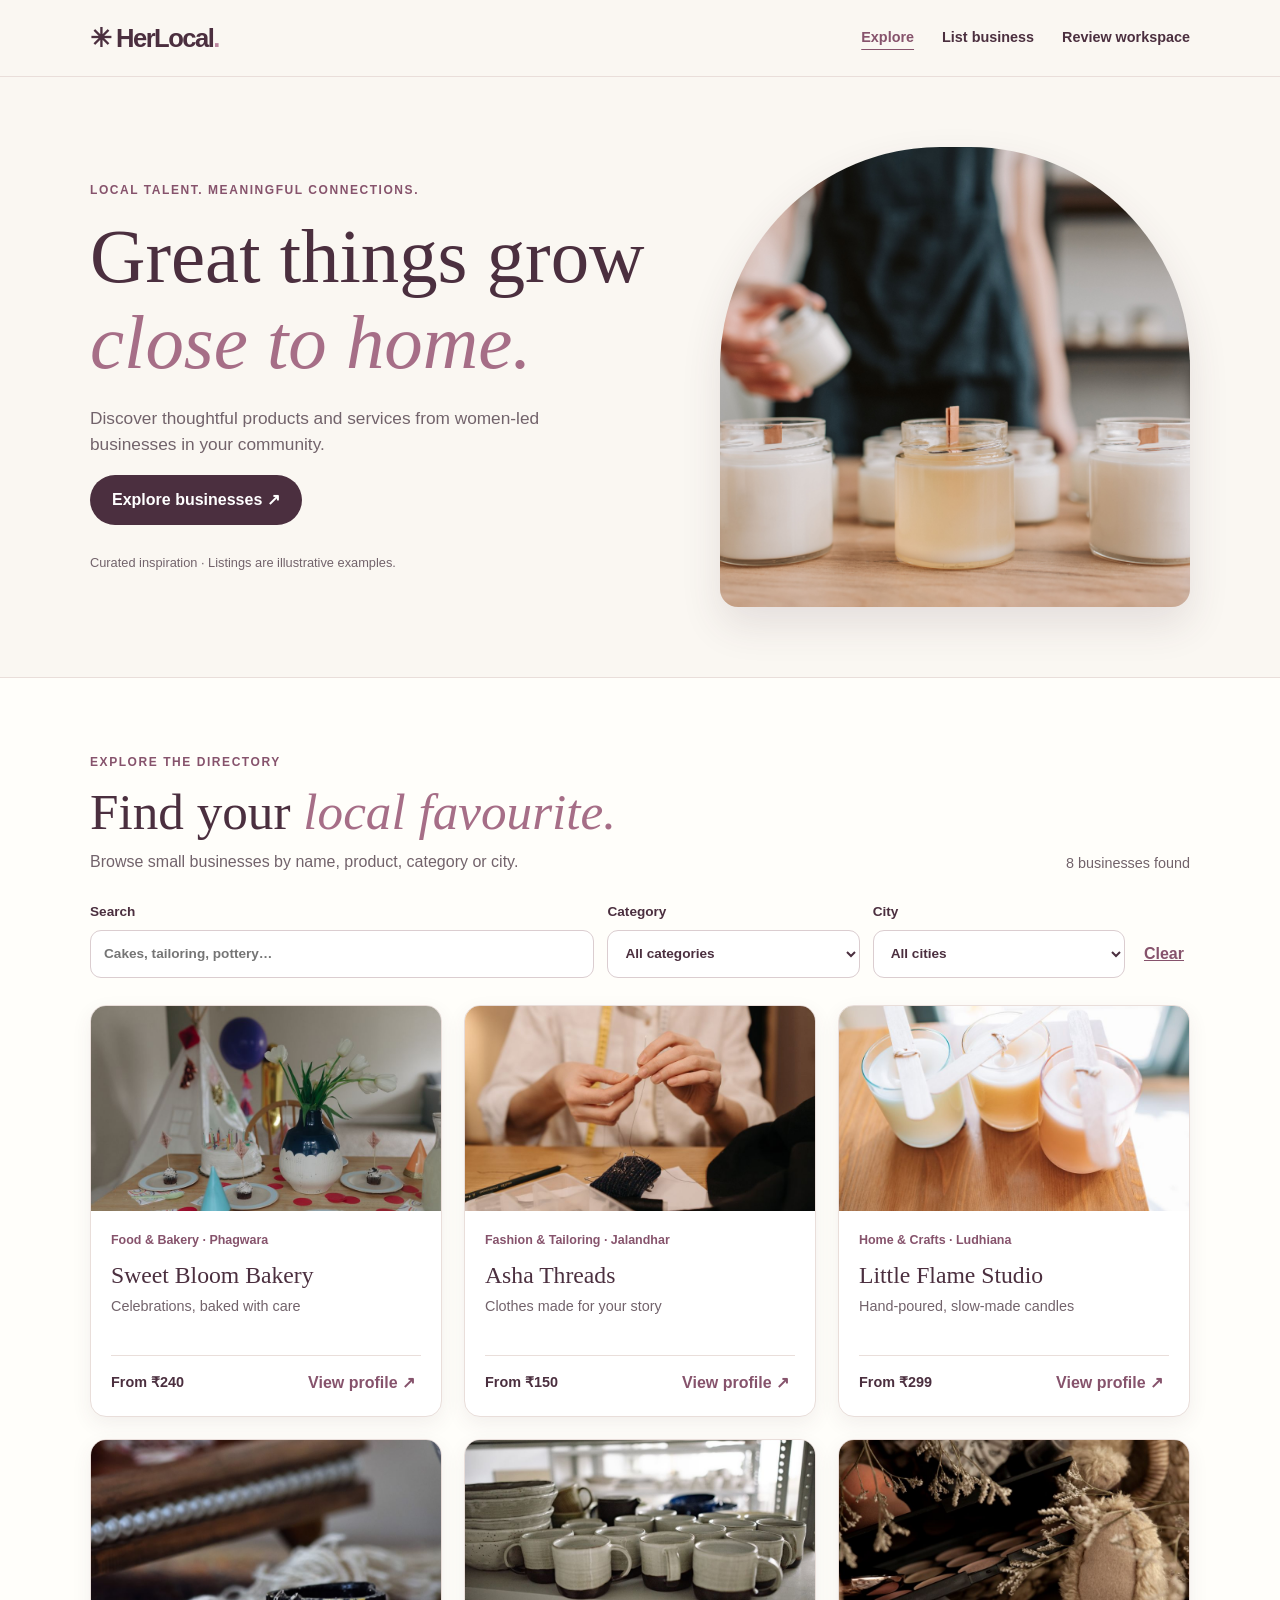
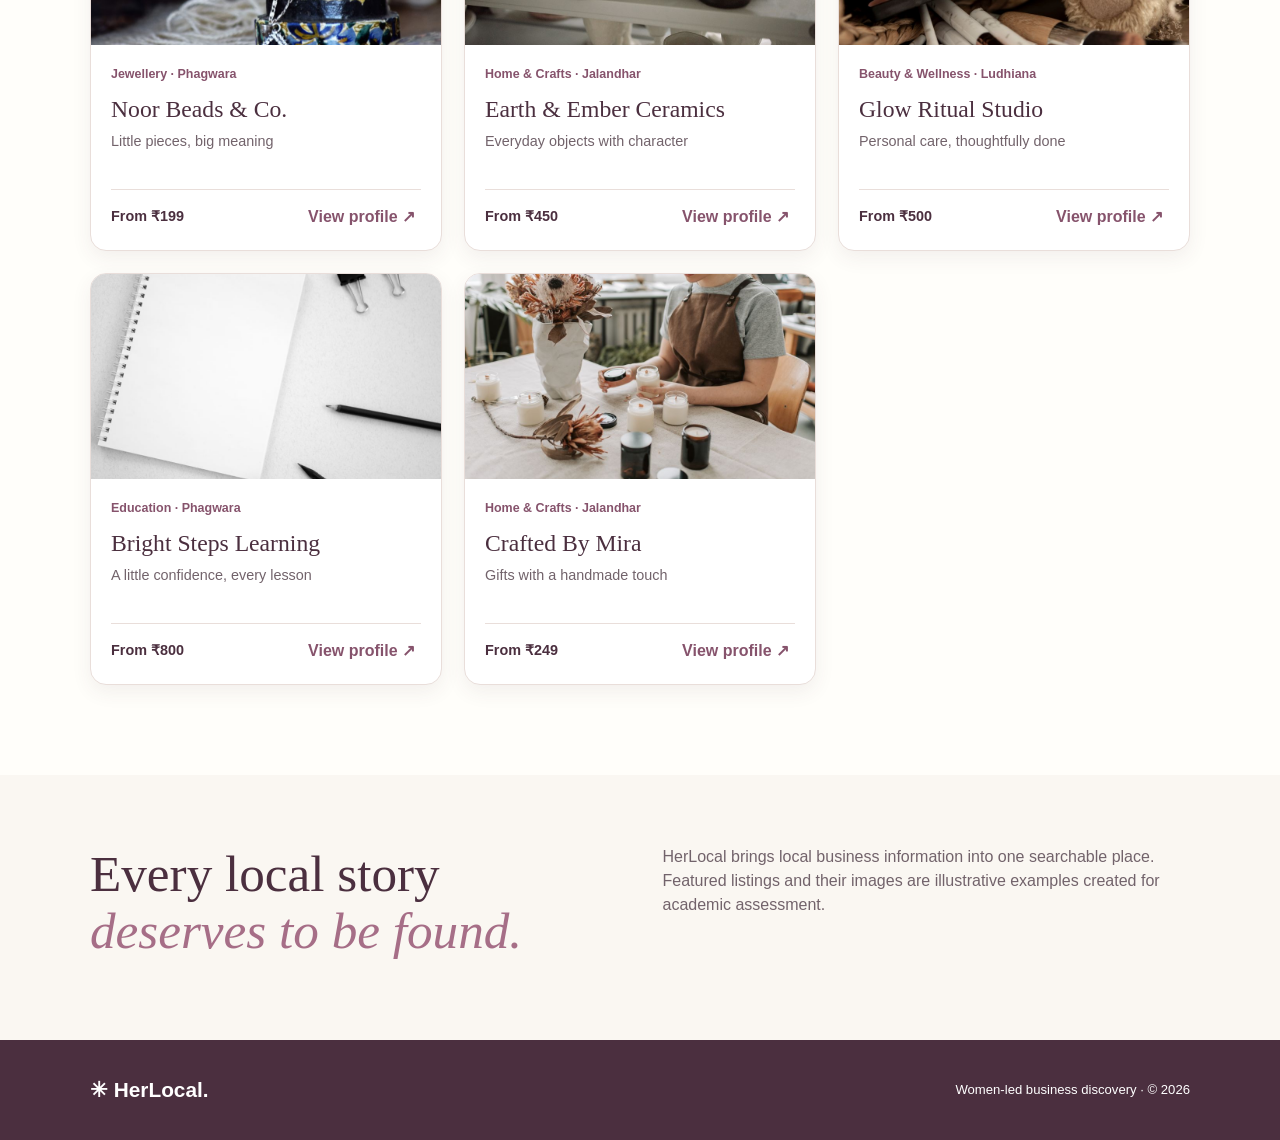
<file: index.html>
<!doctype html>
<html lang="en">
  <head>
    <meta charset="UTF-8" />
    <meta name="viewport" content="width=device-width, initial-scale=1" />
    <meta
      name="description"
      content="Discover local women-led businesses with HerLocal."
    />
    <title>HerLocal | Discover local businesses</title>
    <link rel="stylesheet" href="css/style.css" />
    <!-- Data loads before the app because the app reads the businesses array. -->
    <script src="js/data.js" defer></script>
    <script src="js/app.js" defer></script>
  </head>
  <body data-page="visitor">
    <a class="skip-link" href="#directory">Skip to businesses</a>

    <header class="site-header">
      <nav class="container nav" aria-label="Main navigation">
        <a class="brand" href="#top">✳ HerLocal<span>.</span></a>
        <div class="nav-links">
          <a class="is-current" aria-current="page" href="index.html#directory"
            >Explore</a
          >
          <a href="owner.html">List business</a>
          <a href="admin.html">Review workspace</a>
        </div>
      </nav>
    </header>

    <main id="top">
      <section class="container hero" aria-labelledby="hero-title">
        <div>
          <p class="eyebrow">Local talent. Meaningful connections.</p>
          <h1 id="hero-title">Great things grow <em>close to home.</em></h1>
          <p class="intro">
            Discover thoughtful products and services from women-led businesses
            in your community.
          </p>
          <a class="button" href="#directory">Explore businesses ↗</a>
          <p class="disclaimer">
            Curated inspiration · Listings are illustrative examples.
          </p>
        </div>
        <div
          class="hero-image"
          role="img"
          aria-label="Illustrative photograph of handmade candles"
        ></div>
      </section>

      <section
        class="directory-section"
        id="directory"
        aria-labelledby="directory-title"
      >
        <div class="container">
          <p class="eyebrow">Explore the directory</p>
          <div class="section-heading">
            <div>
              <h2 id="directory-title">Find your <em>local favourite.</em></h2>
              <p>Browse small businesses by name, product, category or city.</p>
            </div>
            <p id="results-count" role="status" aria-live="polite"></p>
          </div>

          <form class="filters" id="filters" role="search">
            <label
              >Search
              <input
                type="search"
                id="search"
                placeholder="Cakes, tailoring, pottery…"
              />
            </label>
            <label
              >Category
              <select id="category">
                <option value="all">All categories</option>
              </select>
            </label>
            <label
              >City
              <select id="city">
                <option value="all">All cities</option>
              </select>
            </label>
            <button class="clear-button" id="clear" type="button">Clear</button>
          </form>

          <div class="business-grid" id="business-grid"></div>
          <div class="empty-state" id="empty-state" hidden>
            <h3>No businesses found</h3>
            <p>Try another search or reset the filters.</p>
            <button class="button" id="empty-reset" type="button">
              Show all businesses
            </button>
          </div>
        </div>
      </section>

      <section class="container about" id="about">
        <h2>Every local story <em>deserves to be found.</em></h2>
        <p>
          HerLocal brings local business information into one searchable place.
          Featured listings and their images are illustrative examples created
          for academic assessment.
        </p>
      </section>
    </main>

    <footer>
      <div class="container footer-content">
        <strong>✳ HerLocal.</strong
        ><span>Women-led business discovery · © 2026</span>
      </div>
    </footer>

    <!-- A native dialog supports keyboard focus and Escape-to-close behavior. -->
    <dialog id="profile-dialog" aria-labelledby="profile-title">
      <button
        class="dialog-close"
        id="close-dialog"
        type="button"
        aria-label="Close profile"
      >
        ×
      </button>
      <div id="profile-content"></div>
      <div class="profile-extras">
        <section aria-labelledby="inquiry-heading">
          <h3 id="inquiry-heading">Contact inquiry</h3>
          <p class="small-note">
            Your inquiry is saved in this browser only. It is
            <strong>not delivered</strong> to a business.
          </p>
          <form id="inquiry-form" class="form-grid">
            <label
              >Display name
              <input
                name="name"
                maxlength="60"
                required
                placeholder="Your name"
            /></label>
            <label
              >Email (optional)
              <input
                name="email"
                type="email"
                maxlength="120"
                placeholder="you@example.com"
            /></label>
            <label class="full-width"
              >Message
              <textarea
                name="message"
                rows="3"
                maxlength="600"
                required
                placeholder="I'd like to know more about..."
              ></textarea>
            </label>
            <div class="full-width form-actions">
              <button class="button" type="submit">Save inquiry</button
              ><span
                id="inquiry-status"
                class="status-note"
                role="status"
              ></span>
            </div>
          </form>
        </section>
        <section aria-labelledby="reviews-heading">
          <h3 id="reviews-heading">
            Customer feedback
            <span class="sample-label">Illustrative reviews</span>
          </h3>
          <p class="small-note">
            The initial reviews are illustrative examples, not verified customer
            experiences.
          </p>
          <div id="reviews-list"></div>
          <form id="review-form" class="form-grid review-form">
            <label
              >Display name
              <input
                name="name"
                maxlength="60"
                required
                placeholder="Your name"
            /></label>
            <label
              >Rating
              <select name="rating" required>
                <option value="">Choose a rating</option>
                <option value="5">5 — Excellent</option>
                <option value="4">4 — Good</option>
                <option value="3">3 — Average</option>
                <option value="2">2 — Below average</option>
                <option value="1">1 — Poor</option>
              </select></label
            >
            <label class="full-width"
              >Review
              <textarea
                name="message"
                rows="3"
                maxlength="400"
                required
                placeholder="Write your feedback"
              ></textarea>
            </label>
            <div class="full-width form-actions">
              <button class="button" type="submit">Submit review</button
              ><span
                id="review-status"
                class="status-note"
                role="status"
              ></span>
            </div>
          </form>
        </section>
      </div>
    </dialog>
  </body>
</html>
</file>
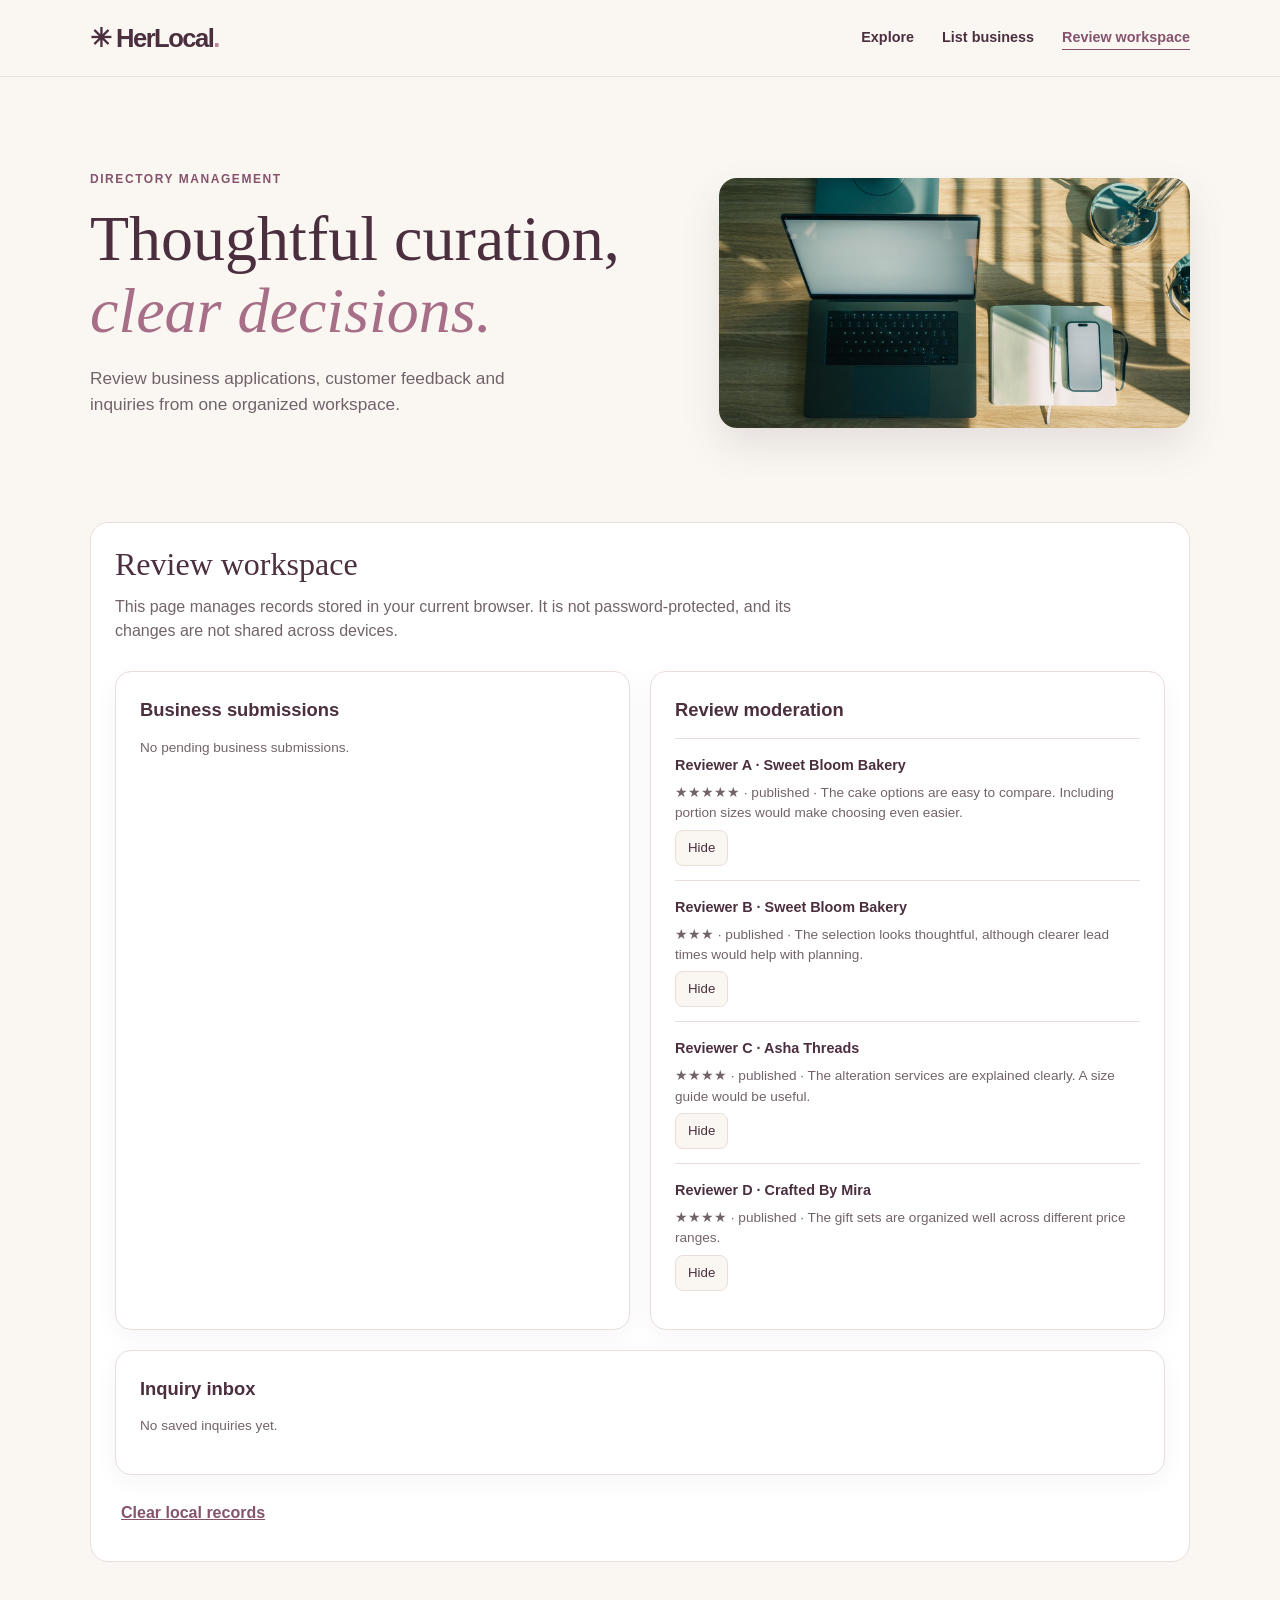
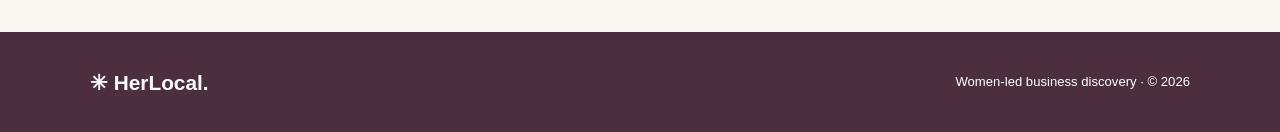
<file: admin.html>
<!doctype html>
<html lang="en">
  <head>
    <meta charset="UTF-8" />
    <meta name="viewport" content="width=device-width, initial-scale=1" />
    <meta
      name="description"
      content="Review business applications and feedback on HerLocal."
    />
    <title>Review workspace | HerLocal</title>
    <link rel="stylesheet" href="css/style.css" />
    <script src="js/data.js" defer></script>
    <script src="js/app.js" defer></script>
  </head>
  <body data-page="admin">
    <header class="site-header">
      <nav class="container nav" aria-label="Main navigation">
        <a class="brand" href="index.html">✳ HerLocal<span>.</span></a>
        <div class="nav-links">
          <a href="index.html#directory">Explore</a>
          <a href="owner.html">List business</a>
          <a class="is-current" aria-current="page" href="admin.html"
            >Review workspace</a
          >
        </div>
      </nav>
    </header>
    <main>
      <section
        class="container page-intro admin-intro"
        aria-labelledby="admin-page-title"
      >
        <div class="page-intro-copy">
          <p class="eyebrow">Directory management</p>
          <h1 id="admin-page-title">
            Thoughtful curation, <em>clear decisions.</em>
          </h1>
          <p class="intro">
            Review business applications, customer feedback and inquiries from
            one organized workspace.
          </p>
        </div>
        <div
          class="page-intro-photo admin-photo"
          role="img"
          aria-label="Illustrative photograph of an organized desk and laptop"
        ></div>
      </section>

      <section
        class="moderation-section"
        id="moderation"
        aria-labelledby="moderation-title"
      >
        <div class="container">
          <div class="workspace-details" aria-labelledby="moderation-title">
            <div class="workspace-content">
              <h2 id="moderation-title" class="workspace-heading">
                Review workspace
              </h2>
              <p class="section-intro">
                This page manages records stored in your current browser. It is
                not password-protected, and its changes are not shared across
                devices.
              </p>
              <div class="admin-columns">
                <div class="panel">
                  <h3>Business submissions</h3>
                  <div id="admin-businesses"></div>
                </div>
                <div class="panel">
                  <h3>Review moderation</h3>
                  <div id="admin-reviews"></div>
                </div>
              </div>
              <div class="panel inbox-panel">
                <h3>Inquiry inbox</h3>
                <div id="admin-inquiries"></div>
              </div>
              <button type="button" id="reset-data" class="clear-button">
                Clear local records
              </button>
            </div>
          </div>
        </div>
      </section>
    </main>
    <footer>
      <div class="container footer-content">
        <strong>✳ HerLocal.</strong
        ><span>Women-led business discovery · © 2026</span>
      </div>
    </footer>
  </body>
</html>
</file>
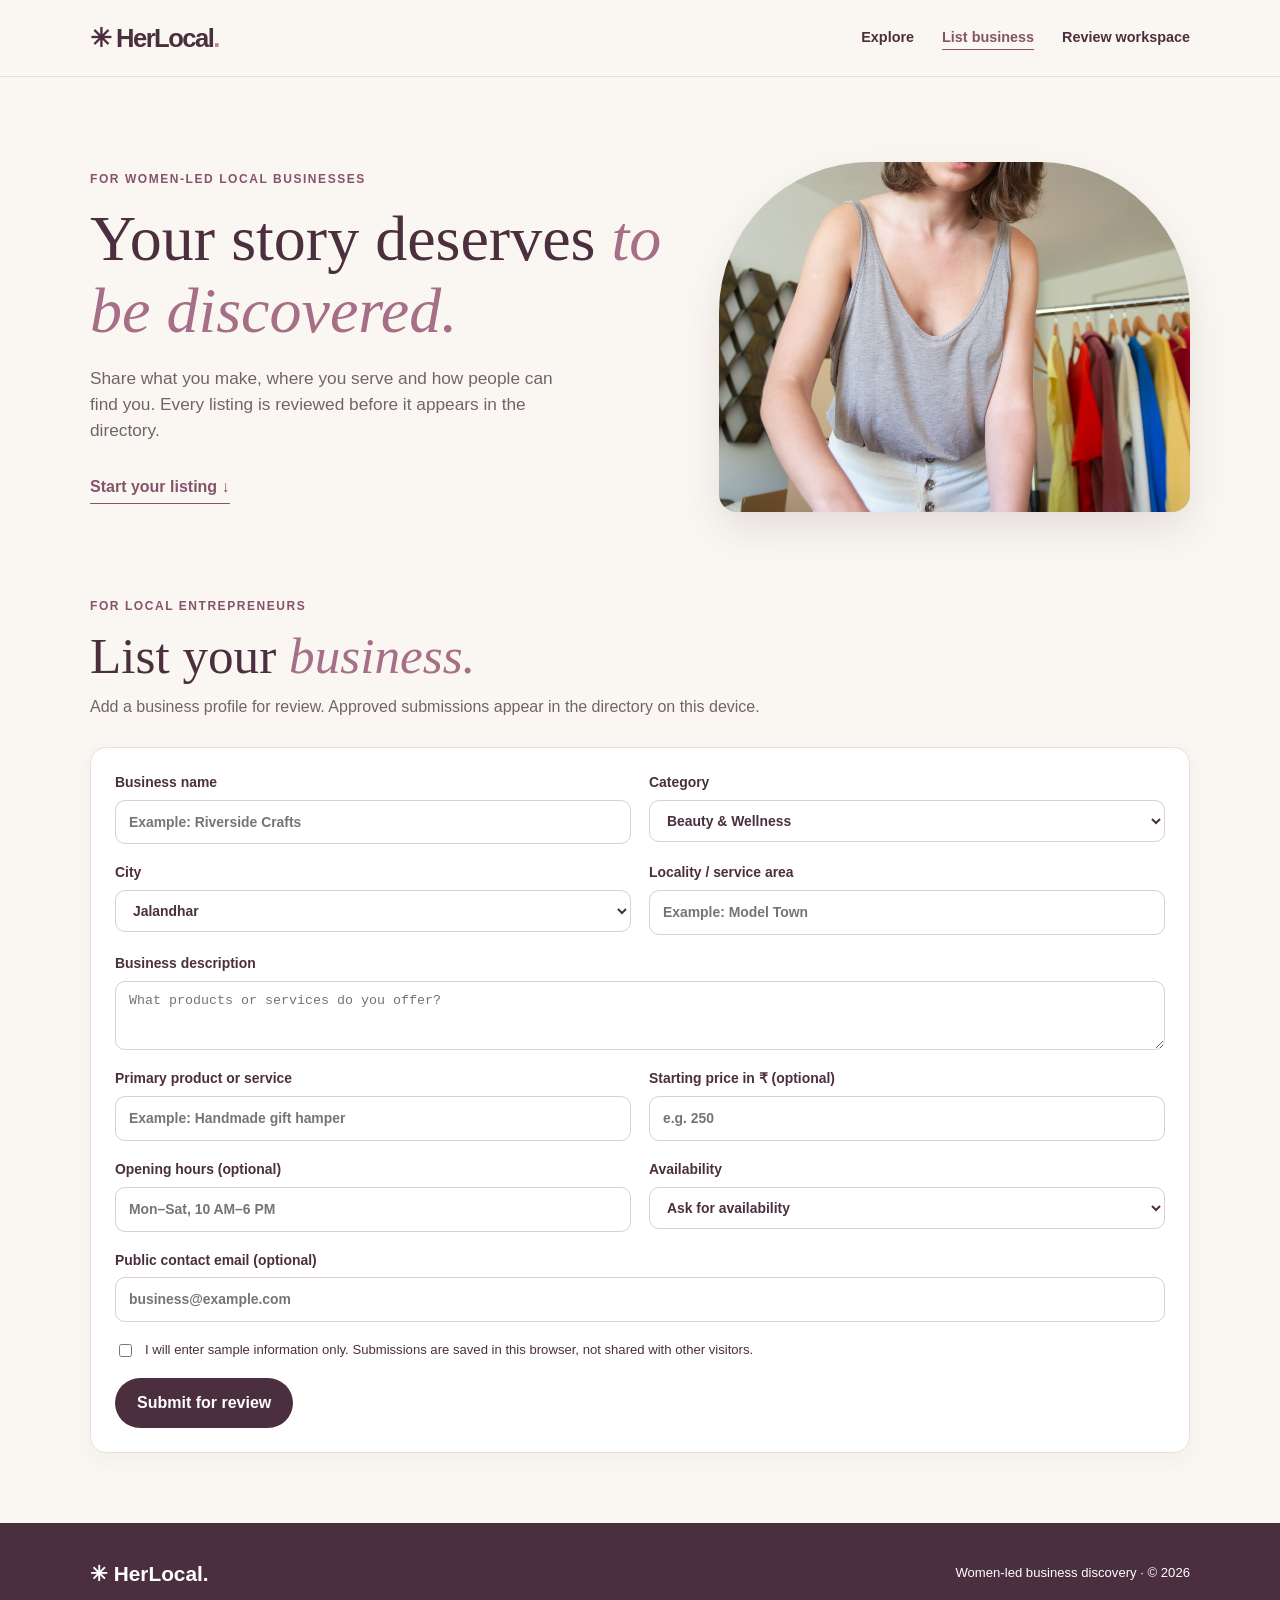
<file: owner.html>
<!doctype html>
<html lang="en">
  <head>
    <meta charset="UTF-8" />
    <meta name="viewport" content="width=device-width, initial-scale=1" />
    <meta
      name="description"
      content="Submit a women-led business profile for review on HerLocal."
    />
    <title>List your business | HerLocal</title>
    <link rel="stylesheet" href="css/style.css" />
    <script src="js/data.js" defer></script>
    <script src="js/app.js" defer></script>
  </head>
  <body data-page="owner">
    <header class="site-header">
      <nav class="container nav" aria-label="Main navigation">
        <a class="brand" href="index.html">✳ HerLocal<span>.</span></a>
        <div class="nav-links">
          <a href="index.html#directory">Explore</a>
          <a class="is-current" aria-current="page" href="owner.html"
            >List business</a
          >
          <a href="admin.html">Review workspace</a>
        </div>
      </nav>
    </header>
    <main>
      <section
        class="container page-intro owner-intro"
        aria-labelledby="owner-page-title"
      >
        <div class="page-intro-copy">
          <p class="eyebrow">For women-led local businesses</p>
          <h1 id="owner-page-title">
            Your story deserves <em>to be discovered.</em>
          </h1>
          <p class="intro">
            Share what you make, where you serve and how people can find you.
            Every listing is reviewed before it appears in the directory.
          </p>
          <a class="text-link" href="#submit">Start your listing ↓</a>
        </div>
        <div
          class="page-intro-photo owner-photo"
          role="img"
          aria-label="Illustrative photograph of a small-business owner packing orders"
        ></div>
      </section>

      <section
        class="container feature-section"
        id="submit"
        aria-labelledby="submit-title"
      >
        <p class="eyebrow">For local entrepreneurs</p>
        <h2 id="submit-title">List your <em>business.</em></h2>
        <p class="section-intro">
          Add a business profile for review. Approved submissions appear in the
          directory on this device.
        </p>
        <form id="business-form" class="panel form-grid">
          <label
            >Business name
            <input
              name="name"
              maxlength="70"
              required
              placeholder="Example: Riverside Crafts"
          /></label>
          <label
            >Category
            <select id="submit-category" name="category" required></select
          ></label>
          <label
            >City
            <select id="submit-city" name="city" required></select
          ></label>
          <label
            >Locality / service area
            <input
              name="area"
              maxlength="70"
              required
              placeholder="Example: Model Town"
          /></label>
          <label class="full-width"
            >Business description
            <textarea
              name="description"
              maxlength="500"
              required
              rows="3"
              placeholder="What products or services do you offer?"
            ></textarea>
          </label>
          <label
            >Primary product or service
            <input
              name="offering"
              maxlength="80"
              required
              placeholder="Example: Handmade gift hamper"
          /></label>
          <label
            >Starting price in ₹ (optional)
            <input
              name="price"
              type="number"
              min="0"
              max="1000000"
              step="1"
              placeholder="e.g. 250"
          /></label>
          <label
            >Opening hours (optional)
            <input
              name="hours"
              maxlength="80"
              placeholder="Mon–Sat, 10 AM–6 PM"
          /></label>
          <label
            >Availability
            <select name="availability">
              <option>Ask for availability</option>
              <option>In stock</option>
              <option>Limited stock</option>
              <option>Made to order</option>
              <option>By appointment</option>
            </select></label
          >
          <label class="full-width"
            >Public contact email (optional)
            <input
              name="email"
              type="email"
              maxlength="120"
              placeholder="business@example.com"
          /></label>
          <label class="check-label full-width"
            ><input type="checkbox" required /> I will enter sample information
            only. Submissions are saved in this browser, not shared with other
            visitors.</label
          >
          <div class="full-width form-actions">
            <button class="button" type="submit">Submit for review</button>
            <p
              class="status-note"
              id="submission-status"
              role="status"
              aria-live="polite"
            ></p>
          </div>
        </form>
      </section>
    </main>
    <footer>
      <div class="container footer-content">
        <strong>✳ HerLocal.</strong
        ><span>Women-led business discovery · © 2026</span>
      </div>
    </footer>
  </body>
</html>
</file>
<file: css/style.css>
/* Shared colours and spacing keep the interface consistent. */
:root {
  --bg: #faf7f2;
  --white: #fffefa;
  --plum: #4b2f3f;
  --accent: #86536c;
  --muted: #72636b;
  --line: #e9deda;
}
* {
  box-sizing: border-box;
}
html {
  scroll-behavior: smooth;
}
body {
  margin: 0;
  background: var(--bg);
  color: var(--plum);
  font:
    16px/1.5 "Segoe UI",
    Arial,
    sans-serif;
}
button,
input,
select {
  font: inherit;
}
button {
  cursor: pointer;
}
a {
  color: inherit;
  text-decoration: none;
}
img {
  display: block;
  width: 100%;
}
h1,
h2,
h3,
p {
  margin-top: 0;
}
h1,
h2,
.card-title {
  font-family: Georgia, serif;
  font-weight: 400;
  line-height: 1.12;
}
em {
  color: #a66e87;
  font-weight: 400;
}
.container {
  width: min(1100px, calc(100% - 36px));
  margin-inline: auto;
}
:focus-visible {
  outline: 3px solid #a66e87;
  outline-offset: 3px;
}
.skip-link {
  position: absolute;
  top: -60px;
  left: 12px;
  padding: 8px 12px;
  z-index: 10;
  background: white;
}
.skip-link:focus {
  top: 10px;
}

/* Navigation and introduction */
.site-header {
  border-bottom: 1px solid var(--line);
}
.nav,
.nav-links,
.footer-content {
  display: flex;
  align-items: center;
  justify-content: space-between;
  gap: 20px;
}
.nav {
  min-height: 76px;
}
.brand {
  font-size: 1.6rem;
  font-weight: 800;
  letter-spacing: -0.06em;
}
.brand span {
  color: #ba869e;
}
.nav-links {
  gap: 28px;
  font-size: 0.9rem;
  font-weight: 600;
}
.nav-links a:hover {
  color: var(--accent);
}
.hero {
  display: grid;
  grid-template-columns: 1.1fr 0.9fr;
  align-items: center;
  gap: 55px;
  padding-block: 70px;
}
.eyebrow {
  color: var(--accent);
  font-size: 0.75rem;
  text-transform: uppercase;
  letter-spacing: 0.13em;
  font-weight: 700;
}
h1 {
  max-width: 650px;
  font-size: clamp(3rem, 6vw, 5.4rem);
  margin: 15px 0 20px;
}
.intro {
  max-width: 470px;
  color: var(--muted);
  font-size: 1.08rem;
}
.button {
  display: inline-block;
  background: var(--plum);
  color: white;
  padding: 13px 22px;
  border: 0;
  border-radius: 50px;
  font-weight: 700;
}
.button:hover {
  background: #6e455b;
}
.disclaimer {
  margin: 28px 0 0;
  font-size: 0.8rem;
  color: var(--muted);
}
.hero-image {
  min-height: 460px;
  border-radius: 220px 220px 18px 18px;
  background-color: #e6d8d2;
  background-image:
    url("../assets/images/visitor-hero.jpg"),
    url("https://images.pexels.com/photos/6755627/pexels-photo-6755627.jpeg?auto=compress&cs=tinysrgb&w=1200");
  background-position: center;
  background-size: cover;
  background-repeat: no-repeat;
}

/* Filters and listing cards */
.directory-section {
  background: var(--white);
  border-top: 1px solid var(--line);
  padding-block: 75px 90px;
}
.section-heading {
  display: flex;
  align-items: end;
  justify-content: space-between;
  gap: 24px;
  margin: 8px 0 28px;
}
.section-heading h2,
.about h2 {
  font-size: clamp(2.2rem, 4vw, 3.4rem);
  margin-bottom: 10px;
}
.section-heading p,
.about p {
  color: var(--muted);
  margin-bottom: 0;
}
#results-count {
  white-space: nowrap;
  font-size: 0.9rem;
}
.filters {
  display: grid;
  grid-template-columns: 2fr 1fr 1fr auto;
  gap: 13px;
  align-items: end;
  margin-bottom: 27px;
}
.filters label {
  display: grid;
  gap: 7px;
  font-size: 0.85rem;
  font-weight: 700;
}
.filters input,
.filters select {
  width: 100%;
  min-width: 0;
  height: 48px;
  padding-inline: 13px;
  color: var(--plum);
  background: white;
  border: 1px solid #dbcdd0;
  border-radius: 11px;
}
.clear-button {
  height: 48px;
  border: 0;
  background: transparent;
  color: var(--accent);
  text-decoration: underline;
  font-weight: 700;
}
.business-grid {
  display: grid;
  grid-template-columns: repeat(3, minmax(0, 1fr));
  gap: 22px;
}
.business-card {
  background: white;
  border: 1px solid var(--line);
  border-radius: 16px;
  overflow: hidden;
  transition:
    transform 0.2s,
    box-shadow 0.2s;
}
.business-card:hover {
  transform: translateY(-4px);
  box-shadow: 0 14px 30px #4b2f3f16;
}
.card-image {
  width: 100%;
  height: 205px;
  object-fit: cover;
  background: #efd7d1;
}
.card-content {
  padding: 20px;
}
.card-category,
.card-place {
  font-size: 0.78rem;
  color: var(--accent);
  font-weight: 700;
}
.card-title {
  font-size: 1.48rem;
  margin: 9px 0 8px;
}
.card-tagline {
  color: var(--muted);
  min-height: 44px;
  font-size: 0.9rem;
}
.card-bottom {
  border-top: 1px solid var(--line);
  padding-top: 14px;
  display: flex;
  justify-content: space-between;
  align-items: center;
  gap: 12px;
}
.card-bottom strong {
  font-size: 0.9rem;
}
.view-button {
  border: none;
  background: transparent;
  color: var(--accent);
  font-weight: 800;
}
.view-button:hover {
  text-decoration: underline;
}
.empty-state {
  text-align: center;
  padding: 50px 20px;
  border-radius: 14px;
  background: var(--bg);
}
.empty-state[hidden] {
  display: none;
}

/* Profile uses the browser's built-in modal, not an external library. */
#profile-dialog {
  width: min(760px, calc(100% - 28px));
  max-height: 90vh;
  padding: 0;
  border: 0;
  border-radius: 18px;
  color: var(--plum);
  background: white;
  overflow: auto;
}
#profile-dialog::backdrop {
  background: #24151ec2;
}
.dialog-close {
  position: sticky;
  float: right;
  top: 12px;
  right: 12px;
  z-index: 1;
  width: 40px;
  height: 40px;
  border: 0;
  border-radius: 50%;
  background: white;
  font-size: 1.7rem;
  box-shadow: 0 3px 12px #0002;
}
.profile-photo {
  width: 100%;
  height: 250px;
  object-fit: cover;
  background: #efd7d1;
}
.profile-body {
  padding: 25px 32px 32px;
}
.profile-body h2 {
  font-size: 2.7rem;
  margin: 8px 0 12px;
}
.profile-body h3 {
  margin: 28px 0 12px;
}
.profile-description,
.profile-note {
  color: var(--muted);
}
.profile-facts {
  display: grid;
  grid-template-columns: repeat(2, minmax(0, 1fr));
  gap: 12px;
  margin: 24px 0;
}
.fact {
  background: var(--bg);
  padding: 12px;
  border-radius: 9px;
}
.fact small {
  display: block;
  color: var(--muted);
}
.offerings {
  list-style: none;
  padding: 0;
  margin: 0;
}
.offerings li {
  display: flex;
  justify-content: space-between;
  gap: 15px;
  border-bottom: 1px solid var(--line);
  padding: 10px 0;
}
.offerings strong {
  white-space: nowrap;
}
.profile-note {
  margin: 25px 0 0;
  font-size: 0.78rem;
}
.about {
  display: grid;
  grid-template-columns: 1fr 1fr;
  gap: 45px;
  padding-block: 70px;
}
footer {
  background: var(--plum);
  color: white;
}
.footer-content {
  min-height: 100px;
  font-size: 0.82rem;
}
.footer-content strong {
  font-size: 1.3rem;
}

@media (max-width: 850px) {
  .hero {
    gap: 24px;
  }
  .hero-image {
    min-height: 370px;
  }
  .filters {
    grid-template-columns: repeat(2, minmax(0, 1fr));
  }
  .business-grid {
    grid-template-columns: repeat(2, minmax(0, 1fr));
  }
}
@media (max-width: 600px) {
  .hero,
  .about {
    grid-template-columns: 1fr;
  }
  .hero {
    padding-block: 42px;
  }
  .hero-image {
    min-height: 270px;
    border-radius: 130px 130px 14px 14px;
  }
  .section-heading,
  .footer-content {
    display: block;
  }
  .directory-section {
    padding-block: 55px;
  }
  .filters,
  .business-grid {
    grid-template-columns: 1fr;
  }
  .card-tagline {
    min-height: 0;
  }
  .profile-photo {
    height: 180px;
  }
  .profile-body {
    padding: 22px;
  }
  .profile-body h2 {
    font-size: 2rem;
  }
  .profile-facts {
    grid-template-columns: 1fr;
  }
  .nav-links {
    gap: 14px;
  }
  .footer-content {
    padding-block: 24px;
  }
}
@media (prefers-reduced-motion: reduce) {
  html {
    scroll-behavior: auto;
  }
  .business-card {
    transition: none;
  }
}

/* Forms, reviews and the local review workspace. */
.feature-section,
.moderation-section {
  padding-block: 70px;
}
.feature-section h2,
.moderation-section h2 {
  font:
    400 clamp(2.2rem, 4vw, 3.4rem)/1.12 Georgia,
    serif;
  margin-bottom: 10px;
}
.section-intro {
  max-width: 680px;
  margin-bottom: 28px;
  color: var(--muted);
}
.moderation-section {
  border-top: 1px solid var(--line);
  background: var(--white);
}
.panel {
  border: 1px solid var(--line);
  border-radius: 16px;
  background: white;
  padding: 24px;
}
.panel h3,
.profile-extras h3 {
  font-size: 1.15rem;
  margin-bottom: 14px;
}
.form-grid {
  display: grid;
  grid-template-columns: repeat(2, minmax(0, 1fr));
  gap: 18px;
  align-items: start;
}
.form-grid label {
  display: grid;
  gap: 7px;
  font-size: 0.87rem;
  font-weight: 700;
}
.form-grid input:not([type="checkbox"]),
.form-grid select,
.form-grid textarea {
  width: 100%;
  min-width: 0;
  padding: 11px 13px;
  border: 1px solid #dbcdd0;
  border-radius: 10px;
  color: var(--plum);
  background: white;
}
.form-grid textarea {
  resize: vertical;
}
.full-width {
  grid-column: 1 / -1;
}
.form-grid .check-label {
  display: flex;
  align-items: flex-start;
  gap: 10px;
  font-size: 0.82rem;
  font-weight: 400;
}
.check-label input {
  margin-top: 4px;
  accent-color: var(--accent);
}
.form-actions {
  display: flex;
  align-items: center;
  gap: 14px;
  flex-wrap: wrap;
}
.status-note {
  color: #406c50;
  font-size: 0.85rem;
  margin: 0;
}
.small-note {
  color: var(--muted);
  font-size: 0.85rem;
}
.profile-extras {
  padding: 0 32px 32px;
}
.profile-extras section {
  border-top: 1px solid var(--line);
  padding-top: 23px;
  margin-top: 24px;
}
.profile-extras .form-grid {
  gap: 12px;
}
.sample-label {
  display: inline-block;
  color: var(--muted);
  font:
    400 0.7rem "Segoe UI",
    Arial,
    sans-serif;
}
.contact-link {
  display: inline-block;
  color: var(--accent);
  margin-top: 16px;
  font-weight: 700;
  text-decoration: underline;
}
.review-item {
  border-top: 1px solid var(--line);
  padding: 12px 0;
}
.review-item p {
  font-size: 0.9rem;
  margin: 6px 0;
}
.review-form {
  margin-top: 14px;
}
.mini-link {
  padding: 0;
  background: none;
  border: 0;
  color: var(--accent);
  text-decoration: underline;
  font-size: 0.8rem;
}
.admin-columns {
  display: grid;
  grid-template-columns: 1fr 1fr;
  gap: 20px;
}
.inbox-panel {
  margin-top: 20px;
}
.admin-row {
  border-top: 1px solid var(--line);
  padding: 14px 0;
  overflow-wrap: anywhere;
}
.admin-row strong {
  font-size: 0.9rem;
}
.admin-row p {
  margin: 6px 0;
}
.admin-actions {
  display: flex;
  flex-wrap: wrap;
  gap: 8px;
}
.small-button {
  padding: 7px 12px;
  color: var(--plum);
  background: var(--bg);
  border: 1px solid var(--line);
  border-radius: 8px;
  font-size: 0.83rem;
}
.small-button:hover {
  border-color: var(--accent);
}
#reset-data {
  margin-top: 14px;
}

@media (max-width: 700px) {
  .admin-columns,
  .form-grid {
    grid-template-columns: 1fr;
  }
  .full-width {
    grid-column: auto;
  }
  .profile-extras {
    padding: 0 22px 24px;
  }
  .nav {
    gap: 10px;
    flex-wrap: wrap;
    padding-block: 12px;
  }
  .nav-links {
    flex-wrap: wrap;
    gap: 12px;
  }
  .panel {
    padding: 18px;
  }
}

/* Small interaction details keep the interface polished without extra libraries. */
.site-header {
  position: sticky;
  top: 0;
  z-index: 5;
  background: #faf7f2f5;
  backdrop-filter: blur(12px);
}
.button {
  transition:
    background-color 0.18s ease,
    transform 0.18s ease;
}
.button:hover {
  transform: translateY(-2px);
}
.business-card {
  box-shadow: 0 3px 16px #4b2f3f08;
}
.workspace-details {
  border: 1px solid var(--line);
  border-radius: 18px;
  background: white;
  overflow: hidden;
}
.workspace-details > summary {
  cursor: pointer;
  display: grid;
  gap: 8px;
  padding: 28px;
  list-style-position: inside;
}
.workspace-heading {
  font:
    400 clamp(1.9rem, 3vw, 2.6rem)/1.15 Georgia,
    serif;
}
.workspace-hint {
  color: var(--muted);
  font-size: 0.9rem;
}
.workspace-content {
  border-top: 1px solid var(--line);
  padding: 26px;
}
.workspace-content .section-intro {
  margin-top: 0;
}
@media (max-width: 600px) {
  .workspace-details > summary,
  .workspace-content {
    padding: 18px;
  }
}
@media (prefers-reduced-motion: reduce) {
  .button {
    transition: none;
  }
  .button:hover {
    transform: none;
  }
}

/* Three page experiences share one quiet editorial visual language. */
.nav-links a.is-current {
  color: var(--accent);
  text-decoration: underline;
  text-underline-offset: 7px;
}
.page-intro {
  display: grid;
  grid-template-columns: 1.1fr 0.9fr;
  gap: 54px;
  align-items: center;
  padding-block: 58px 26px;
}
.page-intro h1 {
  font-size: clamp(2.75rem, 5vw, 4.8rem);
}
.page-intro-copy {
  padding-block: 35px;
}
.page-intro-photo {
  height: 350px;
  border-radius: 150px 150px 18px 18px;
  background-color: #e5d6cf;
  background-position: center;
  background-repeat: no-repeat;
  background-size: cover;
}
.owner-photo {
  background-image:
    url("../assets/images/owner-hero.jpg"),
    url("https://images.pexels.com/photos/7857530/pexels-photo-7857530.jpeg?auto=compress&cs=tinysrgb&w=1200");
}
.admin-photo {
  background-image:
    url("../assets/images/admin-hero.jpg"),
    url("https://images.pexels.com/photos/34147402/pexels-photo-34147402.jpeg?auto=compress&cs=tinysrgb&w=1200");
}
.admin-intro .page-intro-photo {
  height: 250px;
  border-radius: 18px;
  background-position: center 45%;
}
.text-link {
  display: inline-block;
  margin-top: 14px;
  border-bottom: 1px solid var(--accent);
  padding-bottom: 4px;
  color: var(--accent);
  font-weight: 700;
}
.owner-intro + .feature-section {
  padding-top: 32px;
}
.admin-intro + .moderation-section {
  border-top: 0;
  background: transparent;
  padding-top: 26px;
}
.admin-intro + .moderation-section .workspace-content {
  border-top: 0;
  padding: 24px;
}
.admin-intro + .moderation-section .workspace-heading {
  margin: 0 0 12px;
  font-size: 2rem;
}
@media (max-width: 700px) {
  .page-intro {
    grid-template-columns: 1fr;
    gap: 12px;
    padding-block: 28px 8px;
  }
  .page-intro-copy {
    padding-block: 16px;
  }
  .page-intro-photo {
    height: 260px;
    border-radius: 130px 130px 14px 14px;
  }
  .admin-intro .page-intro-photo {
    height: 200px;
  }
}

/* Restrained polish: no animation library or extra JavaScript needed. */
.hero-image,
.page-intro-photo {
  box-shadow: 0 18px 40px rgba(75, 47, 63, 0.12);
  transition:
    transform 0.3s ease,
    box-shadow 0.3s ease;
}
.hero-image:hover,
.page-intro-photo:hover {
  transform: translateY(-3px);
  box-shadow: 0 23px 45px rgba(75, 47, 63, 0.16);
}
.panel {
  box-shadow: 0 7px 24px rgba(75, 47, 63, 0.045);
}
.business-card {
  box-shadow: 0 7px 20px rgba(75, 47, 63, 0.075);
}
.business-card:hover {
  transform: translateY(-5px);
  box-shadow: 0 17px 36px rgba(75, 47, 63, 0.13);
}
.button,
.small-button,
.view-button,
.text-link {
  transition:
    transform 0.2s ease,
    box-shadow 0.2s ease,
    background-color 0.2s ease;
}
.button:hover {
  box-shadow: 0 7px 20px rgba(75, 47, 63, 0.18);
}
.button:active,
.small-button:active {
  transform: translateY(0);
}
@keyframes herlocal-enter {
  from {
    opacity: 0;
    transform: translateY(12px);
  }
  to {
    opacity: 1;
    transform: translateY(0);
  }
}
/* Gentle entrance on page load; avoids scroll-event listeners. */
.hero > div:first-child,
.page-intro-copy {
  animation: herlocal-enter 0.65s ease-out both;
}
.hero-image,
.page-intro-photo {
  animation: herlocal-enter 0.7s 0.08s ease-out both;
}
@media (prefers-reduced-motion: reduce) {
  .hero > div:first-child,
  .page-intro-copy,
  .hero-image,
  .page-intro-photo {
    animation: none;
  }
  .hero-image,
  .page-intro-photo,
  .button,
  .small-button,
  .view-button,
  .text-link {
    transition: none;
  }
}
</file>
